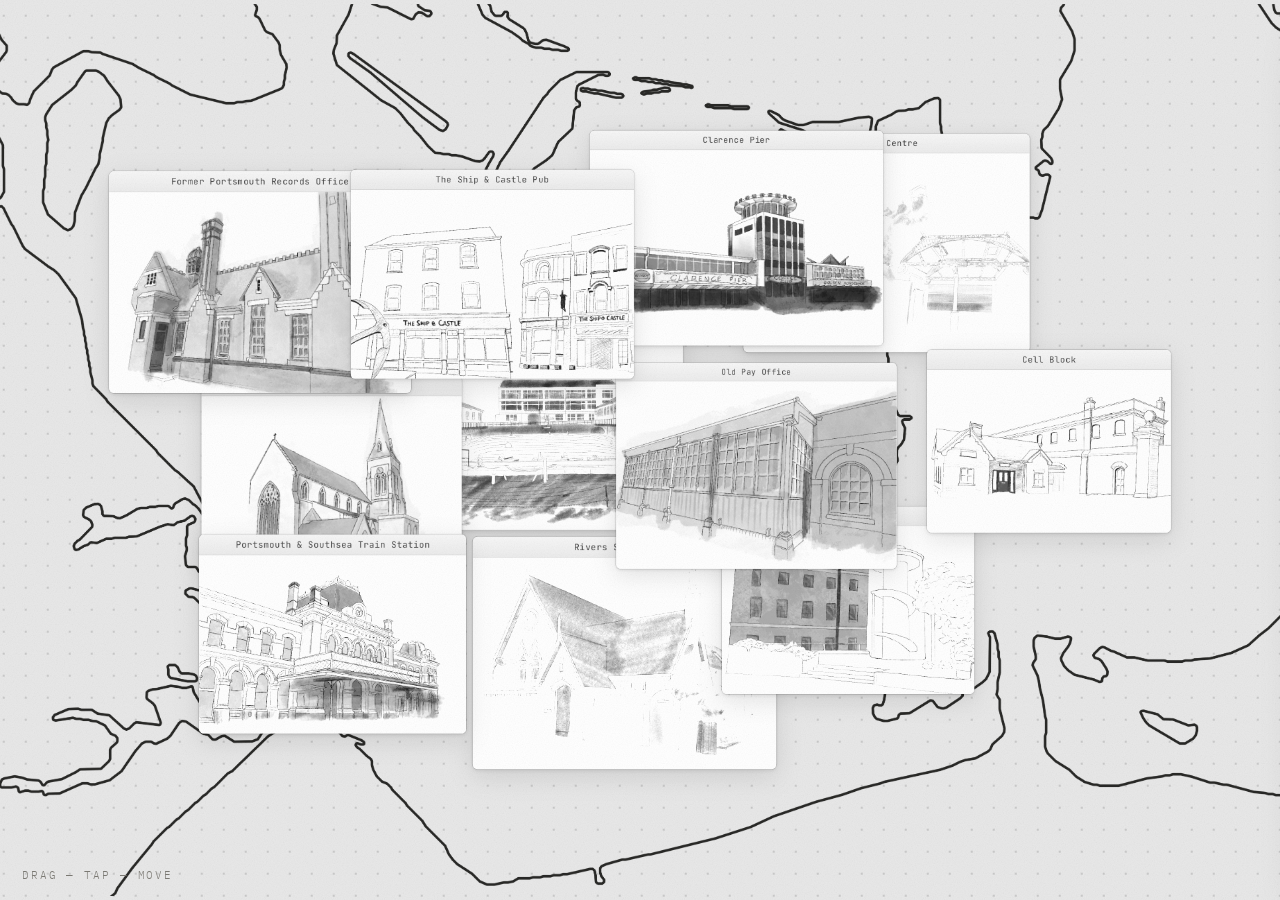
<file: ddd/collage/index.html>
<!doctype html>
<html lang="en">
<head>
  <meta charset="utf-8">
  <meta name="viewport" content="width=device-width, initial-scale=1, maximum-scale=1, user-scalable=no">
  <title>Collage</title>
  <link rel="preconnect" href="https://fonts.googleapis.com">
  <link rel="preconnect" href="https://fonts.gstatic.com" crossorigin>
  <link href="https://fonts.googleapis.com/css2?family=EB+Garamond:ital,wght@0,400;0,500;1,400&family=IBM+Plex+Mono:wght@300;400&family=Inter:wght@400;500&family=JetBrains+Mono:wght@300;400;500&display=swap" rel="stylesheet">
  <link rel="stylesheet" href="style.css?v=14">
</head>
<body>

  <div id="viewport" aria-label="Collage of buildings. Drag to move around, scroll or pinch to zoom, tap a building to read about it. Arrow keys step through the buildings.">
    <div id="back" aria-hidden="true"></div>
    <div id="world"></div>
  </div>

  <div id="stage" aria-hidden="true"></div>

  <aside id="panel" aria-hidden="true" aria-live="polite">
    <div class="p-head">
      <div class="p-nav">
        <button id="pPrev" aria-label="Previous">&larr;</button>
        <button id="pNext" aria-label="Next">&rarr;</button>
      </div>
      <span class="p-num"></span>
      <button id="close" aria-label="Close">&times;</button>
    </div>
    <div class="panel-inner">
      <h2 class="p-title"></h2>
      <dl class="p-facts"></dl>
      <div class="p-body"></div>
      <div class="p-credit"></div>
    </div>
  </aside>

  <div id="hint" aria-hidden="true"></div>
  <div id="grain" aria-hidden="true"></div>

  <script src="data.js?v=14"></script>
  <script src="script.js?v=14"></script>
</body>
</html>
</file>
<file: ddd/collage/style.css>
/* ============ Palette & type ============ */
:root {
  --paper:    #e8e8e8;   /* macOS window / tab grey */
  --paper-hi: #fbfaf6;   /* card mounts, panel */
  --ink:      #1d1d1b;
  --graphite: #7c7a74;   /* pencil */
  --faint:    #b9b6ad;
  --tape:     rgba(236, 232, 220, .82);
  --trace:    rgba(250, 249, 245, .38);

  --serif: 'EB Garamond', Garamond, 'Times New Roman', serif;
  --mono:  'IBM Plex Mono', 'Courier New', monospace;

  --panel-w: min(480px, 38vw);
}

* { box-sizing: border-box; }

html, body {
  margin: 0; height: 100%; overflow: hidden;
  background: var(--paper); color: var(--ink);
  font-family: var(--serif);
  -webkit-user-select: none; user-select: none;
  overscroll-behavior: none;
  -webkit-tap-highlight-color: transparent;
}

/* paper tooth */

/* ============ Board ============ */
#viewport { position: fixed; inset: 0; overflow: hidden; cursor: grab; touch-action: none;
  background-image: radial-gradient(rgba(0,0,0,.13) 1px, transparent 1.3px); }

/* nothing on the table but the pictures */
.scrap, .veil { display: none !important; }
#viewport.dragging { cursor: grabbing; }
#world, #back { position: absolute; left: 0; top: 0; transform-origin: 0 0; will-change: transform; }

/* ============ Cards ============ */
.card {
  position: absolute; margin: 0; cursor: pointer; outline: none;
  transform: rotate(var(--r, 0deg)) scale(var(--s, 1));
  transition: transform .6s cubic-bezier(.2,.8,.2,1), opacity .6s, filter .6s;
  filter: drop-shadow(0 1px 1px rgba(0,0,0,.10)) drop-shadow(0 8px 14px rgba(0,0,0,.07));
}
.card .mount { position: relative; background: var(--paper-hi); padding: 14px 14px 40px; clip-path: var(--clip, none); }
.card img {
  display: block; width: 100%; height: auto; pointer-events: none; -webkit-user-drag: none;
  filter: grayscale(1) contrast(1.12) brightness(1.04);
  mix-blend-mode: multiply;
  transition: filter .9s ease;
}
body.mono .card img { filter: grayscale(1) contrast(1.12) brightness(1.04) !important; }
.card.active img { filter: grayscale(0) contrast(1.02); }

/* variations */
.card.v-cut .mount   { padding: 0; background: none; }
.card.v-plate .mount { padding: 28px 28px 64px; }
.card.v-copy .mount  { padding: 10px; background: #e9e7e1; }
.card.v-copy img     { filter: grayscale(1) contrast(1.5) brightness(1.08); }

/* tracing-paper veil over part of an image */
.veil {
  position: absolute; left: -6%; right: -6%; bottom: 0; height: var(--vh, 45%);
  background: var(--trace); backdrop-filter: blur(1.4px); -webkit-backdrop-filter: blur(1.4px);
  box-shadow: 0 0 0 1px rgba(255,255,255,.4) inset;
  transform: rotate(var(--vr, -1.5deg)); transform-origin: left top;
  transition: transform .7s cubic-bezier(.2,.8,.2,1), opacity .7s; pointer-events: none;
}
.card:hover .veil, .card.active .veil { transform: rotate(var(--vr)) translateY(70%); opacity: .55; }

.card:hover, .card:focus-visible {
  transform: rotate(calc(var(--r) * .7)) translateY(-7px) scale(calc(var(--s) * 1.025));
  filter: drop-shadow(0 6px 5px rgba(0,0,0,.10)) drop-shadow(0 26px 30px rgba(0,0,0,.20));
}
.card:focus-visible .mount { outline: 1px solid var(--ink); outline-offset: 8px; }
.card.active { transform: rotate(0deg) scale(var(--s)); }
.card.lifted {
  transition: transform .15s, filter .25s;
  transform: rotate(var(--r)) scale(calc(var(--s) * 1.04));
  filter: drop-shadow(0 4px 4px rgba(0,0,0,.08)) drop-shadow(0 30px 34px rgba(0,0,0,.16));
}
body.has-active .card:not(.active) { opacity: .42; }
.card.peek { transform: rotate(calc(var(--r) * .3)) scale(calc(var(--s) * 1.03)); }

#world.flying .card { transition: left 1.2s cubic-bezier(.7,0,.2,1), top 1.2s cubic-bezier(.7,0,.2,1), transform 1.2s; }

/* number caption + cotton label */
.card .cap {
  position: absolute; left: 14px; bottom: 13px; right: 14px;
  display: flex; justify-content: space-between;
  font-family: var(--mono); font-weight: 300; font-size: 10.5px; letter-spacing: .12em; text-transform: uppercase; color: var(--graphite);
}
.card.v-plate .cap { left: 28px; right: 28px; bottom: 24px; }
.card.v-cut .cap, .card.v-copy .cap { display: none; }
.label {
  position: absolute; padding: 6px 10px 5px; background: #fffefb;
  font-family: var(--mono); font-size: 11px; letter-spacing: .14em; color: var(--ink);
  box-shadow: 0 1px 2px rgba(0,0,0,.12);
  transform: rotate(var(--lr, 2deg));
}

.tape {
  position: absolute; width: 92px; height: 24px; background: var(--tape); pointer-events: none;
  box-shadow: 0 0 1px rgba(0,0,0,.08);
  clip-path: polygon(0 6%, 3% 0, 6% 8%, 9% 0, 91% 2%, 94% 9%, 97% 0, 100% 6%, 100% 94%, 97% 100%, 94% 92%, 91% 100%, 9% 98%, 6% 91%, 3% 100%, 0 94%);
}
.pin { position: absolute; width: 5px; height: 16px; background: linear-gradient(90deg, #8d8b86, #d8d6d0 50%, #8d8b86); border-radius: 1px; pointer-events: none; box-shadow: 1px 1px 1px rgba(0,0,0,.2); }

/* ============ Scraps ============ */
.scrap { position: absolute; pointer-events: none; }
.s-sheet  { background: var(--paper-hi); clip-path: var(--clip, none); box-shadow: 0 6px 16px rgba(0,0,0,.05); }
.s-trace  { background: var(--trace); backdrop-filter: blur(.7px); -webkit-backdrop-filter: blur(.7px); box-shadow: 0 0 0 1px rgba(0,0,0,.035) inset; }
.s-grid   {
  background-color: rgba(251,250,246,.9);
  background-image: linear-gradient(rgba(0,0,0,.07) 1px, transparent 1px), linear-gradient(90deg, rgba(0,0,0,.07) 1px, transparent 1px);
  background-size: 16px 16px; clip-path: var(--clip, none);
}
.s-column { background: repeating-linear-gradient(to bottom, rgba(29,29,27,.16) 0 2px, transparent 2px 10px); }
.s-grey   { background: #dcd9d1; clip-path: var(--clip, none); opacity: .7; }
.s-caption { font-family: var(--mono); font-weight: 300; font-size: 11px; letter-spacing: .16em; text-transform: uppercase; color: var(--graphite); white-space: nowrap; }
.s-note   { font-family: var(--serif); font-style: italic; font-size: 22px; color: var(--graphite); white-space: nowrap; }
.s-big    { font-family: var(--serif); font-size: 160px; line-height: 1; color: rgba(29,29,27,.06); white-space: nowrap; }
.scrap svg { display: block; overflow: visible; }

/* ============ Hint ============ */
#hint {
  position: fixed; left: 22px; bottom: 18px; z-index: 30; pointer-events: none;
  font-family: var(--mono); font-weight: 300; font-size: 10.5px; letter-spacing: .18em; text-transform: uppercase; color: var(--graphite);
  transition: opacity 1.2s;
}
#hint.hide { opacity: 0; }

/* ============ Panel ============ */
#panel {
  position: fixed; top: 0; right: 0; z-index: 40; height: 100%; width: var(--panel-w);
  display: flex; flex-direction: column; padding: 30px 44px 26px;
  background: var(--paper-hi);
  box-shadow: -1px 0 0 rgba(0,0,0,.06), -24px 0 48px rgba(0,0,0,.06);
  transform: translateX(105%);
  transition: transform .8s cubic-bezier(.2,.8,.2,1);
  user-select: text; -webkit-user-select: text;
}
#panel.open { transform: translateX(0); }

.p-head { display: flex; justify-content: space-between; align-items: baseline; padding-bottom: 14px; border-bottom: 1px solid rgba(0,0,0,.12); }
.p-num, #close, .p-nav button, .p-facts dt, .p-credit {
  font-family: var(--mono); font-weight: 300; font-size: 11px; letter-spacing: .16em; text-transform: uppercase;
}
.p-num { color: var(--graphite); }
#close, .p-nav button { background: none; border: 0; padding: 4px 0; color: var(--ink); cursor: pointer; position: relative; }
#close::after, .p-nav button::after { content: ""; position: absolute; left: 0; right: 100%; bottom: 0; height: 1px; background: var(--ink); transition: right .35s ease; }
#close:hover::after, .p-nav button:hover::after { right: 0; }

.panel-inner { flex: 1; overflow-y: auto; padding: 44px 6px 20px 0; scrollbar-width: thin; scrollbar-color: var(--faint) transparent; }
.p-title { font-family: var(--serif); font-weight: 400; font-size: clamp(34px, 3.4vw, 54px); line-height: 1.02; letter-spacing: -.01em; margin: 0 0 30px; }
.p-facts { display: grid; grid-template-columns: max-content 1fr; gap: 9px 24px; margin: 0 0 34px; padding: 16px 0; border-top: 1px solid rgba(0,0,0,.08); border-bottom: 1px solid rgba(0,0,0,.08); }
.p-facts dt { color: var(--graphite); padding-top: 3px; }
.p-facts dd { margin: 0; font-size: 17px; }
.p-body p { font-size: 18.5px; line-height: 1.55; margin: 0 0 1.1em; max-width: 34em; }
.p-body p:first-child::first-letter { font-size: 1.05em; }
.p-credit { color: var(--graphite); margin-top: 24px; }
.p-nav { display: flex; justify-content: space-between; padding-top: 14px; border-top: 1px solid rgba(0,0,0,.12); }

#panel.swap .panel-inner > * { animation: rise .8s cubic-bezier(.2,.8,.2,1) both; }
#panel.swap .panel-inner > *:nth-child(2) { animation-delay: .06s; }
#panel.swap .panel-inner > *:nth-child(3) { animation-delay: .12s; }
#panel.swap .panel-inner > *:nth-child(4) { animation-delay: .18s; }
@keyframes rise { from { opacity: 0; transform: translateY(10px); } }

/* ============ Portrait / phone: panel becomes a bottom sheet ============ */
@media (max-aspect-ratio: 1/1), (max-width: 760px) {
  #panel { width: 100%; height: 52vh; top: auto; bottom: 0; padding: 18px 24px 16px; transform: translateY(105%); box-shadow: 0 -1px 0 rgba(0,0,0,.06), 0 -20px 40px rgba(0,0,0,.07); }
  #panel.open { transform: translateY(0); }
  .panel-inner { padding-top: 24px; }
  body.has-active #hint { opacity: 0; }
}

@media (prefers-reduced-motion: reduce) {
  *, *::before, *::after { animation-duration: .01ms !important; transition-duration: .01ms !important; }
}

/* ============ Selected picture stage (the free area beside the text) ============ */
#stage {
  position: fixed; top: 0; left: 0; bottom: 0; right: var(--panel-w);
  z-index: 35; pointer-events: none;
}
.stage-slot { position: absolute; inset: 0; display: flex; align-items: center; justify-content: center; z-index: 1; }
.card.staged { position: relative; left: auto; top: auto; flex: none; cursor: default; transform-origin: 50% 50%;
  filter: drop-shadow(0 2px 2px rgba(0,0,0,.10)) drop-shadow(0 24px 30px rgba(0,0,0,.16)); }
.card.ghost { opacity: 0 !important; pointer-events: none; transition: none; }
@media (max-aspect-ratio: 1/1), (max-width: 760px) {
  #stage { right: 0; bottom: 52vh; }
}

/* ============ Panel: techy type, compact layout ============ */
:root { --tech: 'JetBrains Mono', 'IBM Plex Mono', monospace; --panel-w: min(520px, 40vw); }
#panel { padding: 22px 30px 14px; font-family: var(--tech); }
.p-num { display: none; }
.p-head { position: absolute; top: 18px; right: 26px; padding: 0; border: 0; z-index: 2; }
.panel-inner { padding: 30px 4px 10px 0; }
.p-title { font-family: var(--tech); font-weight: 500; font-size: clamp(24px, 2.3vw, 34px); line-height: 1.1; letter-spacing: -.02em; margin: 0 0 14px; }
.p-facts { gap: 3px 16px; margin: 0 0 16px; padding: 9px 0; }
.p-facts dt { font-family: var(--tech); font-size: 10px; padding-top: 2px; }
.p-facts dd { font-size: 13px; }
.p-body p { font-size: 13.5px; line-height: 1.6; margin: 0 0 .85em; max-width: none; }
.p-body p:first-child::first-letter { font-size: inherit; }
.p-credit { font-family: var(--tech); font-size: 10px; margin-top: 12px; }
#close { font-family: var(--tech); font-size: 10px; }
.p-nav { padding-top: 8px; }
.p-nav button { font-family: var(--tech); font-size: 18px; letter-spacing: 0; color: var(--graphite); padding: 2px 10px; transition: color .2s, transform .2s; }
.p-nav button:first-child { padding-left: 0; }
.p-nav button:last-child { padding-right: 0; }
.p-nav button::after { display: none; }
.p-nav button:hover { color: var(--ink); }
.p-nav button:first-child:hover { transform: translateX(-3px); }
.p-nav button:last-child:hover { transform: translateX(3px); }
.card.staged .cap { font-family: var(--tech); }
@media (max-aspect-ratio: 1/1), (max-width: 760px) {
  #panel { padding: 16px 20px 10px; }
  .p-head { top: 12px; right: 18px; }
  .panel-inner { padding-top: 18px; }
}

/* ============ No numbers on the pictures ============ */
.card .cap span:first-child, .card .label { display: none; }
.card .cap { justify-content: flex-end; }

/* ============ Background picture (images/background.png) ============ */
#bgimage { position: absolute; inset: 0; background: center / cover no-repeat; pointer-events: none; }

/* ============ Moving grain over the whole work ============ */
#grain {
  position: fixed; inset: -50%; z-index: 70; pointer-events: none;
  opacity: .10;                                   /* strength: try .06 (subtler) to .16 (stronger) */
  mix-blend-mode: multiply;
  background-image: url("data:image/svg+xml;utf8,<svg xmlns='http://www.w3.org/2000/svg' width='300' height='300'><filter id='g'><feTurbulence type='fractalNoise' baseFrequency='.9' numOctaves='2' stitchTiles='stitch'/><feColorMatrix type='saturate' values='0'/></filter><rect width='100%25' height='100%25' filter='url(%23g)'/></svg>");
  animation: grain .9s steps(8) infinite;         /* speed of the flicker */
}
@keyframes grain {
  0%   { transform: translate(0, 0); }
  12%  { transform: translate(-4%, 3%); }
  25%  { transform: translate(3%, -5%); }
  37%  { transform: translate(-6%, -2%); }
  50%  { transform: translate(5%, 4%); }
  62%  { transform: translate(-2%, 6%); }
  75%  { transform: translate(6%, -3%); }
  87%  { transform: translate(-5%, -6%); }
  100% { transform: translate(0, 0); }
}
@media (prefers-reduced-motion: reduce) { #grain { animation: none; } }

/* ============ macOS tab / window style for the pictures ============ */
:root { --ui: -apple-system, BlinkMacSystemFont, 'SF Pro Text', 'Inter', 'Helvetica Neue', sans-serif; }
.card .tape, .card .pin, .card .label, .card .cap { display: none !important; }
.card .mount, .card.v-cut .mount, .card.v-plate .mount, .card.v-copy .mount {
  padding: 0; background: #fff; clip-path: none !important;
  border-radius: 7px; overflow: hidden;
  box-shadow: 0 0 0 1px rgba(0,0,0,.14);
}
.card .bar {
  height: 30px; display: flex; align-items: center; justify-content: center; padding: 0 44px;
  background: linear-gradient(#f7f7f7, #ececec); border-bottom: 1px solid rgba(0,0,0,.12);
  font-family: var(--ui); font-size: 14px; font-weight: 500; color: #3a3a3a; letter-spacing: -.005em;
  white-space: nowrap; overflow: hidden; text-overflow: ellipsis; position: relative;
}
.card img, .card.v-copy img { mix-blend-mode: normal; }
.card { filter: drop-shadow(0 2px 3px rgba(0,0,0,.10)) drop-shadow(0 10px 18px rgba(0,0,0,.10)); }
/* the window you are reading gets traffic lights, like a real Mac window */
.card.staged .bar::before {
  content: ""; position: absolute; left: 12px; top: 50%; width: 11px; height: 11px; margin-top: -5.5px; border-radius: 50%;
  background: #ff5f57; box-shadow: 18px 0 0 #febc2e, 36px 0 0 #28c840;
}
.card.staged .bar { justify-content: center; padding-left: 70px; padding-right: 70px; }

/* ============ One typeface everywhere + the text panel as a window ============ */
:root { --gap: 14px; }
.card .bar { font-family: var(--tech); font-size: 12.5px; font-weight: 400; letter-spacing: 0; color: #444; }
.card.staged .bar::before { content: none; display: none; }
.card.staged .bar { padding: 0 44px; }

#panel {
  top: var(--gap); right: var(--gap); bottom: var(--gap); height: auto;
  padding: 0; border-radius: 9px; overflow: hidden;
  background: #fbfbfa;
  box-shadow: 0 0 0 1px rgba(0,0,0,.14), 0 4px 8px rgba(0,0,0,.08), 0 24px 48px rgba(0,0,0,.16);
  transform: translateX(calc(100% + 40px));
}
#panel.open { transform: translateX(0); }
.p-head {
  position: relative; top: auto; right: auto; flex: none; height: 34px;
  display: flex; align-items: center; justify-content: space-between; padding: 0 10px;
  background: linear-gradient(#f7f7f7, #ececec); border-bottom: 1px solid rgba(0,0,0,.12);
}
.p-head .p-nav { display: flex; gap: 2px; padding: 0; border: 0; }
.p-head .p-nav button, #close {
  font-family: var(--tech); font-size: 15px; line-height: 1; color: #666;
  width: 26px; height: 22px; padding: 0; border-radius: 5px; letter-spacing: 0; text-transform: none;
  display: grid; place-items: center; transform: none !important; transition: background .15s, color .15s;
}
.p-head .p-nav button:hover, #close:hover { background: rgba(0,0,0,.07); color: var(--ink); }
#close { font-size: 17px; }
#close::after { display: none; }
.panel-inner { padding: 22px 26px 16px; }
#stage { top: 0; bottom: 0; right: calc(var(--panel-w) + var(--gap)); }

@media (max-aspect-ratio: 1/1), (max-width: 760px) {
  #panel { top: auto; left: 10px; right: 10px; bottom: 10px; width: auto; height: 50vh; padding: 0; transform: translateY(calc(100% + 30px)); }
  #panel.open { transform: translateY(0); }
  .p-head { top: auto; right: auto; }
  .panel-inner { padding: 16px 18px 12px; }
  #stage { right: 0; bottom: calc(50vh + 10px); }
}
</file>
